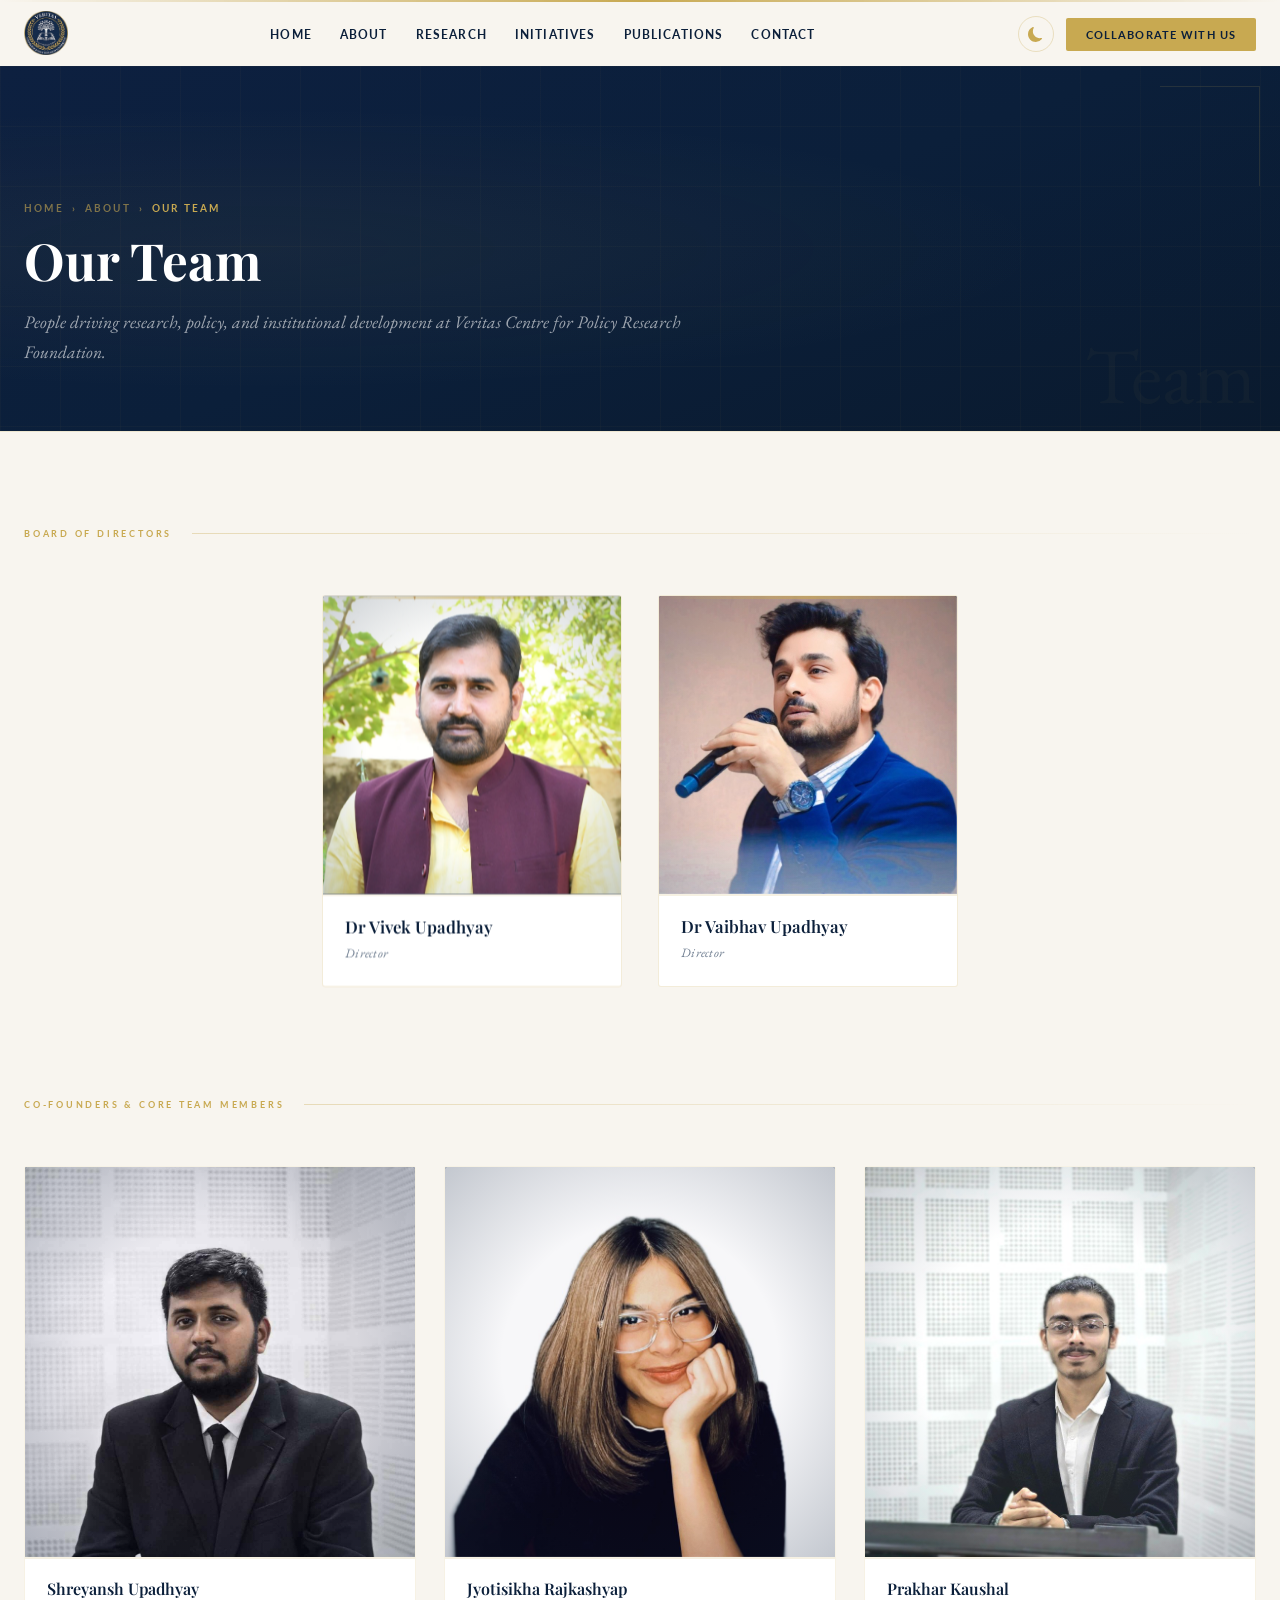
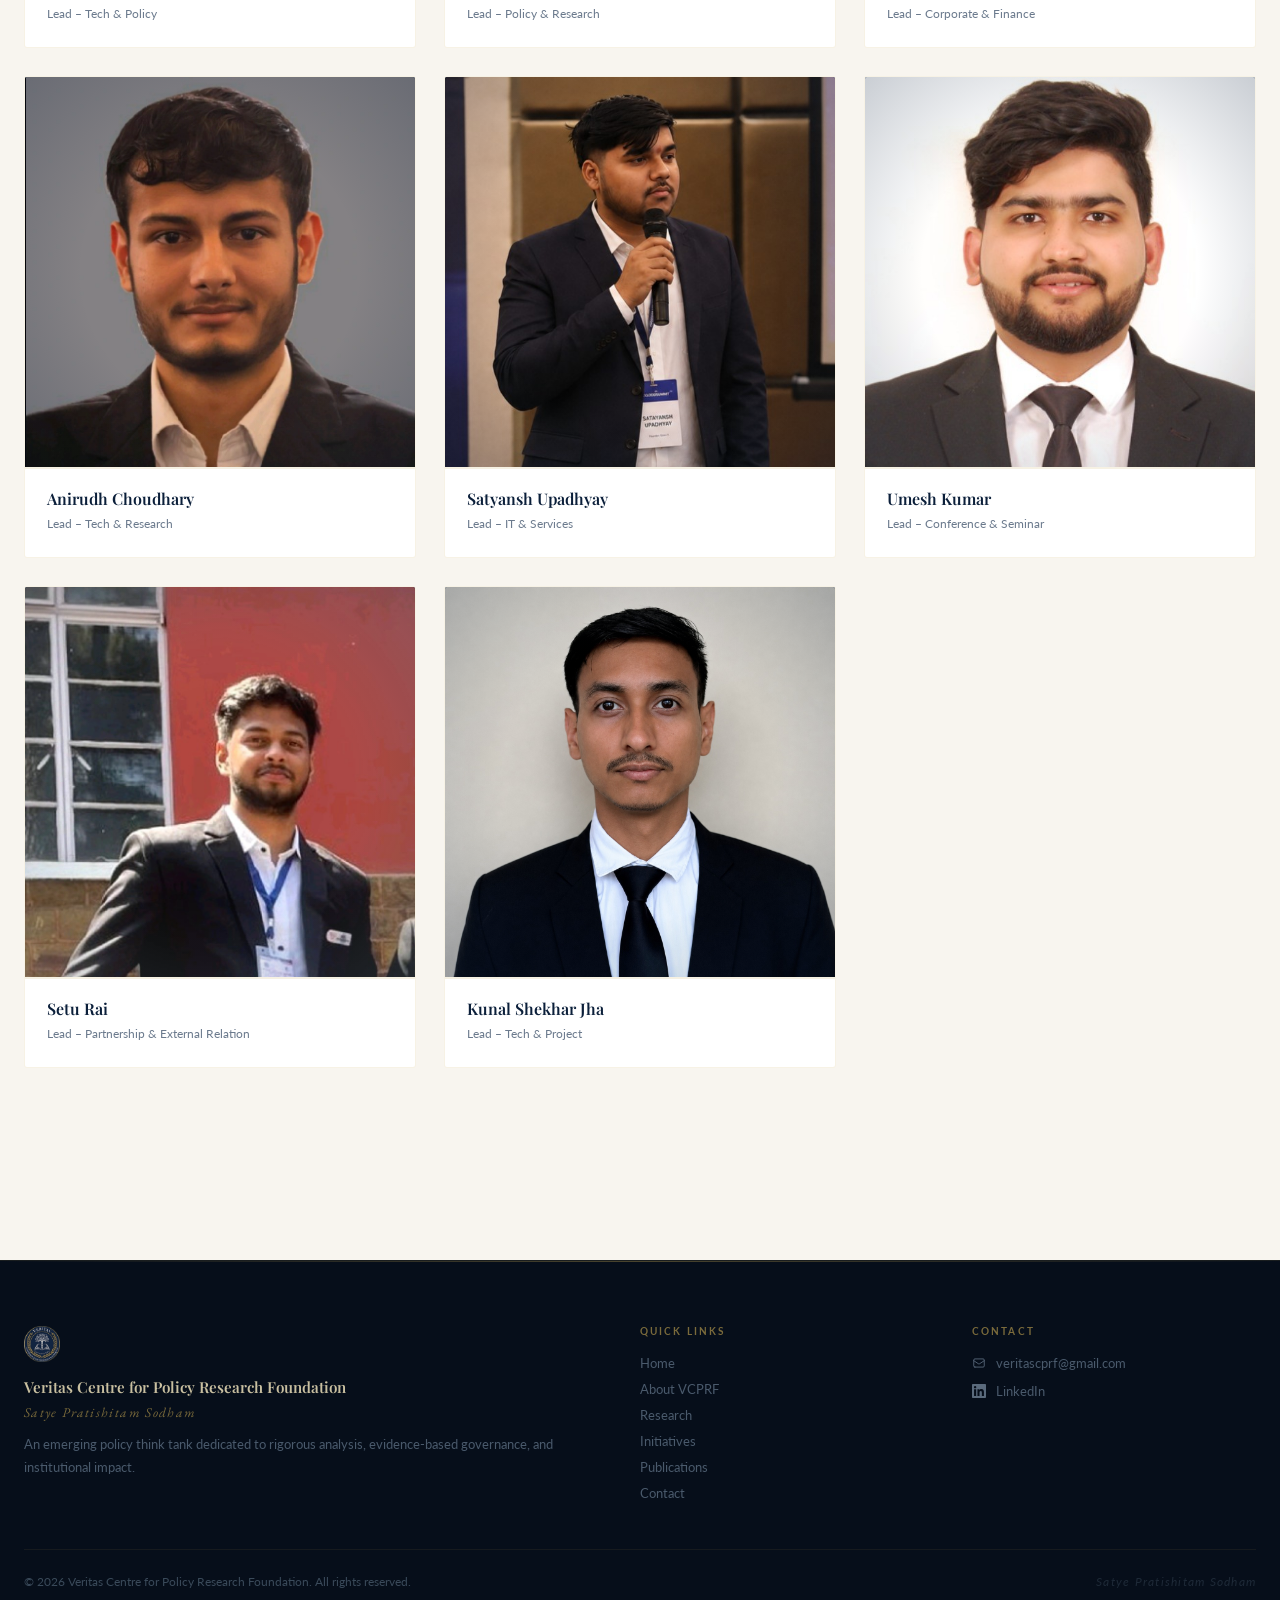
<file: our-team.html>
<!DOCTYPE html>
<html lang="en">
<head>
  <meta charset="UTF-8"/>
  <meta name="viewport" content="width=device-width, initial-scale=1.0"/>
  <title>Our Team — VCPRF</title>
  <meta name="description" content="Meet the team driving research, policy, and institutional development at Veritas Centre for Policy Research Foundation."/>

  <!-- LinkedIn Badge Script (loaded once, globally) -->
  <script src="https://platform.linkedin.com/badges/js/profile.js" async defer></script>

  <!-- Google Fonts -->
  <link rel="preconnect" href="https://fonts.googleapis.com"/>
  <link rel="preconnect" href="https://fonts.gstatic.com" crossorigin/>
  <link href="https://fonts.googleapis.com/css2?family=Playfair+Display:ital,wght@0,400;0,600;0,700;1,400&family=EB+Garamond:ital,wght@0,400;0,500;1,400&family=Lato:wght@300;400;700&display=swap" rel="stylesheet"/>

  <!-- Shared site CSS (same design system) -->
  <link rel="stylesheet" href="shared.css"/>

  <style>
    /* ================================================================
       SCROLL PROGRESS BAR
    ================================================================ */
    #vcprf-progress {
      position: fixed;
      top: 0;
      left: 0;
      width: 0%;
      height: 2px;
      background: linear-gradient(90deg, var(--gold, #C8A951), #e8c055);
      z-index: 10000;
      transition: width .1s linear;
      pointer-events: none;
    }

    /* ================================================================
       AMBIENT BACKGROUND CANVAS
    ================================================================ */
    #team-ambient {
      position: fixed;
      inset: 0;
      pointer-events: none;
      z-index: 0;
      opacity: 1;
    }

    /* ================================================================
       SECTION wrapper — stacking above canvas
    ================================================================ */
    #vcprf-nav,
    .inner-hero,
    .gold-hr,
    main,
    #vcprf-footer,
    #teamModal {
      position: relative;
      z-index: 1;
    }

    /* ================================================================
       TEAM PAGE SPECIFIC STYLES
    ================================================================ */

    /* ── Section wrapper ── */
    .team-section {
      padding: 0 0 96px;
    }

    /* ── Section divider label ── */
    .team-section-label {
      display: flex;
      align-items: center;
      gap: 20px;
      margin-bottom: 56px;
    }
    .team-section-label::after {
      content: '';
      flex: 1;
      height: 1px;
      background: linear-gradient(90deg, rgba(200,169,81,.35), transparent);
    }
    .team-section-label span {
      font-family: 'Lato', sans-serif;
      font-size: .58rem;
      font-weight: 700;
      letter-spacing: .3em;
      text-transform: uppercase;
      color: var(--gold, #C8A951);
      white-space: nowrap;
    }

    /* ================================================================
       STAGGERED CARD ENTRANCE ANIMATIONS
    ================================================================ */
    .profile-card {
      opacity: 0;
      transform: translateY(24px);
      transition:
        opacity .65s cubic-bezier(.25,.46,.45,.94),
        transform .65s cubic-bezier(.25,.46,.45,.94),
        box-shadow .3s ease,
        border-color .3s ease;
      /* Note: translateY for entrance shares the transform property with
         hover lift — we override with will-change to keep GPU compositing */
      will-change: transform, opacity;
    }
    .profile-card.card-visible {
      opacity: 1;
      transform: translateY(0);
    }

    /* Hover must override the settled translateY(0) with lift */
    .profile-card.card-visible:hover {
      transform: translateY(-6px);
      box-shadow:
        0 20px 48px rgba(11,31,58,.14),
        0 0 0 1px rgba(200,169,81,.38),
        0 0 24px rgba(200,169,81,.06);
      border-color: rgba(200,169,81,.45);
    }
    .dark .profile-card.card-visible:hover {
      box-shadow:
        0 20px 48px rgba(0,0,0,.45),
        0 0 0 1px rgba(200,169,81,.3),
        0 0 20px rgba(200,169,81,.05);
    }

    /* ================================================================
       GOLD UNDERLINE MICRO-INTERACTION
    ================================================================ */
    .card-gold-line {
      position: absolute;
      bottom: 0;
      left: 0;
      height: 2px;
      width: 0%;
      background: linear-gradient(90deg, var(--gold, #C8A951), #e8c055);
      transition: width .38s cubic-bezier(.25,.46,.45,.94);
    }
    .profile-card.card-visible:hover .card-gold-line {
      width: 100%;
    }

    /* ── Profile card ── */
    .profile-card {
      background: white;
      border: 1px solid rgba(200,169,81,.15);
      border-radius: 3px;
      overflow: hidden;
      cursor: pointer;
      position: relative;
    }
    .dark .profile-card {
      background: var(--navy-mid, #0d2040);
      border-color: rgba(200,169,81,.1);
    }
    .profile-card:hover .card-overlay {
      opacity: 1;
    }
    .profile-card.card-visible:hover .card-img img,
    .profile-card.card-visible:hover .card-img .img-fallback {
      transform: scale(1.055);
    }

    /* Card image area */
    .card-img {
      width: 100%;
      aspect-ratio: 1 / 1;
      overflow: hidden;
      background: linear-gradient(145deg, #0d2040, #0B1F3A);
      position: relative;
    }
    /* Vignette overlay on image */
    .card-img::after {
      content: '';
      position: absolute;
      inset: 0;
      background: radial-gradient(ellipse at center, transparent 50%, rgba(11,31,58,.22) 100%);
      pointer-events: none;
      z-index: 1;
    }
    .card-img img {
      width: 100%;
      height: 100%;
      object-fit: cover;
      object-position: top center;
      display: block;
      transition: transform .5s cubic-bezier(.25,.46,.45,.94);
    }
    .img-fallback {
      width: 100%;
      height: 100%;
      display: flex;
      flex-direction: column;
      align-items: center;
      justify-content: center;
      gap: 10px;
      transition: transform .5s cubic-bezier(.25,.46,.45,.94);
    }
    .img-fallback-initials {
      font-family: 'Playfair Display', serif;
      font-size: 2.4rem;
      font-weight: 600;
      color: rgba(200,169,81,.65);
      line-height: 1;
    }
    .img-fallback-line {
      width: 28px;
      height: 1px;
      background: rgba(200,169,81,.3);
    }

    /* Hover overlay */
    .card-overlay {
      position: absolute;
      inset: 0;
      background: linear-gradient(to top, rgba(11,31,58,.88) 0%, rgba(11,31,58,.1) 55%, transparent 100%);
      opacity: 0;
      transition: opacity .32s ease;
      display: flex;
      align-items: flex-end;
      padding: 16px;
      z-index: 2;
    }
    .card-overlay-text {
      font-family: 'Lato', sans-serif;
      font-size: .6rem;
      font-weight: 700;
      letter-spacing: .2em;
      text-transform: uppercase;
      color: var(--gold, #C8A951);
      display: flex;
      align-items: center;
      gap: 7px;
    }
    .card-overlay-text svg { flex-shrink: 0; }

    /* Card body */
    .card-body {
      padding: 20px 22px 24px;
      border-top: 2px solid rgba(200,169,81,.16);
      transition: border-top-color .3s ease;
    }
    .profile-card.card-visible:hover .card-body {
      border-top-color: rgba(200,169,81,.55);
    }
    .card-name {
      font-family: 'Playfair Display', serif;
      font-size: 1rem;
      font-weight: 600;
      color: var(--navy, #0B1F3A);
      line-height: 1.25;
      margin-bottom: 6px;
      transition: color .25s;
    }
    .dark .card-name { color: #e8dfc8; }
    .profile-card.card-visible:hover .card-name { color: var(--gold, #C8A951); }
    .card-role {
      font-family: 'Lato', sans-serif;
      font-size: .75rem;
      font-weight: 400;
      color: var(--text-muted, #6b7a8d);
      line-height: 1.5;
    }

    /* ================================================================
       DIRECTOR SECTION — elevated treatment
    ================================================================ */
    .director-grid {
      display: grid;
      grid-template-columns: repeat(2, 300px);
      gap: 36px;
      justify-content: center;
    }
    @media (max-width: 680px) {
      .director-grid { grid-template-columns: 1fr; max-width: 300px; margin: 0 auto; gap: 24px; }
    }

    /* Director cards get a prestige wrapper */
    .director-grid .profile-card {
      border-color: rgba(200,169,81,.22);
    }
    .director-grid .profile-card::before {
      content: '';
      position: absolute;
      top: 0; left: 0; right: 0;
      height: 3px;
      background: linear-gradient(90deg, transparent, rgba(200,169,81,.6), transparent);
      z-index: 3;
      pointer-events: none;
    }
    .director-grid .card-name {
      font-size: 1.05rem;
    }
    .director-grid .card-role {
      font-size: .8rem;
      font-style: italic;
      font-family: 'EB Garamond', serif;
      letter-spacing: .02em;
    }

    /* ================================================================
       CORE TEAM GRID
    ================================================================ */
    .team-grid {
      display: grid;
      grid-template-columns: repeat(3, 1fr);
      gap: 28px;
    }
    @media (max-width: 960px) {
      .team-grid { grid-template-columns: repeat(2, 1fr); gap: 22px; }
    }
    @media (max-width: 560px) {
      .team-grid { grid-template-columns: 1fr; max-width: 300px; margin: 0 auto; gap: 18px; }
    }

    /* ================================================================
       MODAL — upgraded
    ================================================================ */
    #teamModal {
      display: none;
      position: fixed;
      inset: 0;
      z-index: 9900;
      align-items: center;
      justify-content: center;
      padding: 20px;
    }
    #teamModal.open { display: flex; }

    .modal-backdrop {
      position: absolute;
      inset: 0;
      background: rgba(7,18,31,.85);
      backdrop-filter: blur(6px);
      -webkit-backdrop-filter: blur(6px);
      opacity: 0;
      transition: opacity .35s ease;
    }
    #teamModal.open .modal-backdrop {
      opacity: 1;
    }

    .modal-box {
      position: relative;
      z-index: 1;
      background: white;
      border: 1px solid rgba(200,169,81,.22);
      border-radius: 4px;
      width: 100%;
      max-width: 520px;
      max-height: 90vh;
      overflow-y: auto;
      opacity: 0;
      transform: translateY(18px) scale(.975);
      transition: opacity .38s cubic-bezier(.25,.46,.45,.94), transform .38s cubic-bezier(.25,.46,.45,.94);
      box-shadow:
        0 32px 80px rgba(7,18,31,.4),
        0 0 0 1px rgba(200,169,81,.1);
    }
    #teamModal.open .modal-box {
      opacity: 1;
      transform: translateY(0) scale(1);
    }
    .dark .modal-box {
      background: var(--navy-mid, #0d2040);
      box-shadow: 0 32px 80px rgba(0,0,0,.6), 0 0 0 1px rgba(200,169,81,.12);
    }

    /* Modal gold top accent */
    .modal-box::before {
      content: '';
      display: block;
      height: 2px;
      background: linear-gradient(90deg, transparent, var(--gold, #C8A951) 40%, #e8c055 60%, transparent);
    }

    /* Modal header */
    .modal-header {
      background: linear-gradient(135deg, #0c1e3a 0%, #0B1F3A 55%, #112240 100%);
      padding: 22px 26px 20px;
      display: flex;
      align-items: flex-start;
      justify-content: space-between;
      gap: 16px;
      border-bottom: 1px solid rgba(200,169,81,.1);
    }
    .modal-header-name {
      font-family: 'Playfair Display', serif;
      font-size: 1.28rem;
      font-weight: 700;
      color: white;
      line-height: 1.2;
      margin-bottom: 5px;
    }
    .modal-header-role {
      font-family: 'Lato', sans-serif;
      font-size: .68rem;
      font-weight: 700;
      letter-spacing: .14em;
      text-transform: uppercase;
      color: rgba(200,169,81,.72);
    }
    .modal-close-btn {
      width: 30px;
      height: 30px;
      border-radius: 50%;
      border: 1px solid rgba(200,169,81,.28);
      background: transparent;
      color: var(--gold, #C8A951);
      display: flex;
      align-items: center;
      justify-content: center;
      cursor: pointer;
      flex-shrink: 0;
      font-size: .9rem;
      line-height: 1;
      transition: background .22s, transform .2s;
    }
    .modal-close-btn:hover {
      background: rgba(200,169,81,.12);
      transform: rotate(90deg);
    }

    /* Modal body */
    .modal-body {
      padding: 30px 26px 28px;
    }

    /* Profile block inside modal */
    .modal-profile-photo {
      width: 80px;
      height: 80px;
      border-radius: 50%;
      object-fit: cover;
      object-position: top center;
      border: 2px solid rgba(200,169,81,.3);
      display: block;
      margin: 0 auto 14px;
    }
    .modal-profile-name {
      font-family: 'Playfair Display', serif;
      font-size: 1.1rem;
      font-weight: 600;
      color: var(--navy, #0B1F3A);
      text-align: center;
      margin-bottom: 4px;
    }
    .dark .modal-profile-name { color: #e8dfc8; }
    .modal-profile-role {
      font-family: 'Lato', sans-serif;
      font-size: .8rem;
      color: var(--text-muted, #6b7a8d);
      text-align: center;
      margin-bottom: 22px;
    }

    .modal-gold-rule {
      height: 1px;
      background: linear-gradient(90deg, transparent, rgba(200,169,81,.3), transparent);
      margin: 20px 0;
    }

    .modal-linkedin-link {
      display: inline-flex;
      align-items: center;
      gap: 8px;
      margin-top: 18px;
      font-family: 'Lato', sans-serif;
      font-size: .7rem;
      font-weight: 700;
      letter-spacing: .1em;
      text-transform: uppercase;
      color: var(--gold, #C8A951);
      border: 1px solid rgba(200,169,81,.28);
      padding: 9px 18px;
      border-radius: 2px;
      text-decoration: none;
      transition: background .22s, transform .2s;
    }
    .modal-linkedin-link:hover {
      background: rgba(200,169,81,.08);
      transform: translateY(-1px);
    }

    /* No-badge state */
    .no-badge-block {
      text-align: center;
      padding: 20px 0 4px;
    }
    .no-badge-block .motto {
      font-family: 'EB Garamond', serif;
      font-style: italic;
      color: var(--gold, #C8A951);
      font-size: 1rem;
      letter-spacing: .1em;
      margin-bottom: 14px;
      display: block;
    }
    .no-badge-block p {
      font-family: 'Lato', sans-serif;
      font-size: .84rem;
      color: var(--text-muted, #6b7a8d);
      line-height: 1.7;
    }

    /* Scrollbar */
    .modal-box::-webkit-scrollbar { width: 4px; }
    .modal-box::-webkit-scrollbar-track { background: transparent; }
    .modal-box::-webkit-scrollbar-thumb { background: rgba(200,169,81,.3); border-radius: 4px; }

    /* ================================================================
       HERO BREADCRUMB STAGGER ANIMATION
    ================================================================ */
    .inner-hero-breadcrumb {
      opacity: 0;
      transform: translateY(14px);
      animation: heroItemIn .7s cubic-bezier(.25,.46,.45,.94) .15s forwards;
    }
    .inner-hero h1.h-animate {
      /* h-a1 class already handles this via shared.css; we add extra polish */
    }
    .inner-hero .sub {
      opacity: 0;
      transform: translateY(14px);
      animation: heroItemIn .7s cubic-bezier(.25,.46,.45,.94) .55s forwards;
    }
    @keyframes heroItemIn {
      to { opacity: 1; transform: translateY(0); }
    }

    /* ================================================================
       REDUCED MOTION
    ================================================================ */
    @media (prefers-reduced-motion: reduce) {
      .profile-card,
      .profile-card.card-visible,
      .inner-hero-breadcrumb,
      .inner-hero .sub,
      .modal-box,
      .modal-backdrop,
      .card-gold-line,
      #vcprf-progress {
        animation: none !important;
        transition: none !important;
        opacity: 1 !important;
        transform: none !important;
      }
      .profile-card.card-visible:hover {
        transform: none !important;
      }
      #team-ambient { display: none !important; }
    }

    /* ================================================================
       RESPONSIVE
    ================================================================ */
    @media (max-width: 480px) {
      .modal-box { max-width: 100%; }
      .modal-body { padding: 22px 16px 20px; }
      .modal-header { padding: 18px 16px; }
    }
  </style>
</head>
<body>

<!-- PAGE TRANSITION OVERLAY -->
<div id="page-transition">
  <div class="pt-emblem">Satye Pratishitam Sodham</div>
</div>

<!-- SCROLL PROGRESS BAR -->
<div id="vcprf-progress" aria-hidden="true"></div>

<!-- AMBIENT BACKGROUND CANVAS -->
<canvas id="team-ambient" aria-hidden="true"></canvas>


<!-- ================================================================
     NAVBAR (shared)
================================================================ -->
<nav id="vcprf-nav">
  <div class="nav-top-line gold-divider"></div>
  <div class="nav-inner">

    <a href="index.html" class="nav-logo" data-transition>
      <img src="logo.png" alt="VCPRF Logo"
           onerror="this.style.display='none';this.nextElementSibling.style.display='flex'"/>
      <div class="nav-logo-fallback" style="display:none;">
        <div class="logo-box"><span>V</span></div>
        <div class="logo-text"><p>VCPRF</p><p>Policy Research</p></div>
      </div>
    </a>

    <div class="nav-links">
      <a href="index.html"        class="nav-link" data-page="index.html"        data-transition>Home</a>
      <a href="about.html"        class="nav-link" data-page="about.html"        data-transition>About</a>
      <a href="research.html"     class="nav-link" data-page="research.html"     data-transition>Research</a>
      <a href="initiatives.html"  class="nav-link" data-page="initiatives.html"  data-transition>Initiatives</a>
      <a href="publications.html" class="nav-link" data-page="publications.html" data-transition>Publications</a>
      <a href="contact.html"      class="nav-link" data-page="contact.html"      data-transition>Contact</a>
    </div>

    <div class="nav-controls">
      <button class="theme-btn" aria-label="Toggle dark mode">
        <svg class="icon-moon" width="15" height="15" fill="currentColor" viewBox="0 0 16 16">
          <path d="M6 .278a.768.768 0 0 1 .08.858 7.208 7.208 0 0 0-.878 3.46c0 4.021 3.278 7.277 7.318 7.277.527 0 1.04-.055 1.533-.16a.787.787 0 0 1 .81.316.733.733 0 0 1-.031.893A8.349 8.349 0 0 1 8.344 16C3.734 16 0 12.286 0 7.71 0 4.266 2.114 1.312 5.124.06A.752.752 0 0 1 6 .278z"/>
        </svg>
        <svg class="icon-sun" width="15" height="15" fill="currentColor" viewBox="0 0 16 16" style="display:none;">
          <path d="M8 11a3 3 0 1 1 0-6 3 3 0 0 1 0 6zm0 1a4 4 0 1 0 0-8 4 4 0 0 0 0 8zM8 0a.5.5 0 0 1 .5.5v2a.5.5 0 0 1-1 0v-2A.5.5 0 0 1 8 0zm0 13a.5.5 0 0 1 .5.5v2a.5.5 0 0 1-1 0v-2A.5.5 0 0 1 8 13zm8-5a.5.5 0 0 1-.5.5h-2a.5.5 0 0 1 0-1h2a.5.5 0 0 1 .5.5zM3 8a.5.5 0 0 1-.5.5h-2a.5.5 0 0 1 0-1h2A.5.5 0 0 1 3 8zm10.657-5.657a.5.5 0 0 1 0 .707l-1.414 1.415a.5.5 0 1 1-.707-.708l1.414-1.414a.5.5 0 0 1 .707 0zm-9.193 9.193a.5.5 0 0 1 0 .707L3.05 13.657a.5.5 0 0 1-.707-.707l1.414-1.414a.5.5 0 0 1 .707 0zm9.193 2.121a.5.5 0 0 1-.707 0l-1.414-1.414a.5.5 0 0 1 .707-.707l1.414 1.414a.5.5 0 0 1 0 .707zM4.464 4.465a.5.5 0 0 1-.707 0L2.343 3.05a.5.5 0 1 1 .707-.707l1.414 1.414a.5.5 0 0 1 0 .707z"/>
        </svg>
      </button>
      <a href="contact.html" class="btn-primary nav-cta" data-transition style="font-size:.7rem;padding:10px 20px;">Collaborate With Us</a>
      <button class="hamburger-btn" id="hamburger-btn" aria-label="Open menu">
        <span></span><span></span><span></span>
      </button>
    </div>
  </div>

  <div class="mobile-menu" id="mobile-menu">
    <a href="index.html"        class="nav-link" data-transition>Home</a>
    <a href="about.html"        class="nav-link" data-transition>About</a>
    <a href="research.html"     class="nav-link" data-transition>Research</a>
    <a href="initiatives.html"  class="nav-link" data-transition>Initiatives</a>
    <a href="publications.html" class="nav-link" data-transition>Publications</a>
    <a href="contact.html"      class="nav-link" data-transition>Contact</a>
    <a href="contact.html" class="btn-primary" data-transition style="text-align:center;margin-top:8px;">Collaborate With Us</a>
  </div>
</nav>


<!-- ================================================================
     INNER HERO
================================================================ -->
<section class="inner-hero">
  <div class="hero-grid-pattern"></div>
  <div class="hero-radial"></div>
  <div class="corner-fl tr"></div>
  <div class="watermark">Team</div>

  <div class="inner-hero-content">
    <div class="inner-hero-breadcrumb">
      <a href="index.html" data-transition>Home</a>
      <span>›</span>
      <a href="about.html" data-transition>About</a>
      <span>›</span>
      <span style="color:var(--gold);">Our Team</span>
    </div>
    <h1 class="h-animate h-a1">Our Team</h1>
    <p class="sub wide h-animate h-a2">
      People driving research, policy, and institutional development at Veritas Centre for Policy Research Foundation.
    </p>
  </div>
</section>

<hr class="gold-hr"/>


<!-- ================================================================
     MAIN CONTENT
================================================================ -->
<main style="background:var(--offwhite);">
  <div class="section-wrap">


    <!-- ── SECTION: DIRECTORS ─────────────────────────── -->
    <div class="team-section reveal">

      <div class="team-section-label">
        <span>Board of Directors</span>
      </div>

      <div class="director-grid">

        <!-- Dr Vivek Upadhyay -->
        <div class="profile-card" data-member="vivek" role="button" tabindex="0" aria-label="View profile: Dr Vivek Upadhyay">
          <div class="card-img">
            <img src="vivek.jpeg" alt="Dr Vivek Upadhyay"
                 onerror="this.style.display='none';this.nextElementSibling.style.display='flex'"/>
            <div class="img-fallback" style="display:none;">
              <span class="img-fallback-initials">VU</span>
              <div class="img-fallback-line"></div>
            </div>
            <div class="card-overlay">
              <span class="card-overlay-text">
                <svg width="12" height="12" fill="none" stroke="currentColor" viewBox="0 0 24 24"><path stroke-linecap="round" stroke-linejoin="round" stroke-width="2" d="M16 7a4 4 0 11-8 0 4 4 0 018 0zM12 14a7 7 0 00-7 7h14a7 7 0 00-7-7z"/></svg>
                View Profile
              </span>
            </div>
          </div>
          <div class="card-body">
            <p class="card-name">Dr Vivek Upadhyay</p>
            <p class="card-role">Director</p>
          </div>
          <div class="card-gold-line"></div>
        </div>

        <!-- Dr Vaibhav Upadhyay -->
        <div class="profile-card" data-member="vaibhav" role="button" tabindex="0" aria-label="View profile: Dr Vaibhav Upadhyay">
          <div class="card-img">
            <img src="vaibhav.jpeg" alt="Dr Vaibhav Upadhyay"
                 onerror="this.style.display='none';this.nextElementSibling.style.display='flex'"/>
            <div class="img-fallback" style="display:none;">
              <span class="img-fallback-initials">VU</span>
              <div class="img-fallback-line"></div>
            </div>
            <div class="card-overlay">
              <span class="card-overlay-text">
                <svg width="12" height="12" fill="none" stroke="currentColor" viewBox="0 0 24 24"><path stroke-linecap="round" stroke-linejoin="round" stroke-width="2" d="M16 7a4 4 0 11-8 0 4 4 0 018 0zM12 14a7 7 0 00-7 7h14a7 7 0 00-7-7z"/></svg>
                View Profile
              </span>
            </div>
          </div>
          <div class="card-body">
            <p class="card-name">Dr Vaibhav Upadhyay</p>
            <p class="card-role">Director</p>
          </div>
          <div class="card-gold-line"></div>
        </div>

      </div>
    </div><!-- /directors -->


    <!-- ── SECTION: FOUNDERS & CORE TEAM MEMBERS ───────────── -->
    <div class="team-section reveal" style="padding-top:16px;">

      <div class="team-section-label">
        <span>Co-Founders &amp; Core Team Members</span>
      </div>

      <div class="team-grid">

        <!-- Shreyansh Upadhyay -->
        <div class="profile-card" data-member="shreyansh" role="button" tabindex="0" aria-label="View profile: Shreyansh Upadhyay">
          <div class="card-img">
            <img src="shreyansh.jpg" alt="Shreyansh Upadhyay"
                 onerror="this.style.display='none';this.nextElementSibling.style.display='flex'"/>
            <div class="img-fallback" style="display:none;">
              <span class="img-fallback-initials">SU</span>
              <div class="img-fallback-line"></div>
            </div>
            <div class="card-overlay">
              <span class="card-overlay-text">
                <svg width="12" height="12" fill="none" stroke="currentColor" viewBox="0 0 24 24"><path stroke-linecap="round" stroke-linejoin="round" stroke-width="2" d="M16 7a4 4 0 11-8 0 4 4 0 018 0zM12 14a7 7 0 00-7 7h14a7 7 0 00-7-7z"/></svg>
                View Profile
              </span>
            </div>
          </div>
          <div class="card-body">
            <p class="card-name">Shreyansh Upadhyay</p>
            <p class="card-role">Lead – Tech &amp; Policy</p>
          </div>
          <div class="card-gold-line"></div>
        </div>

        <!-- Jyotisikha Rajkashyap -->
        <div class="profile-card" data-member="jyotisikha" role="button" tabindex="0" aria-label="View profile: Jyotisikha Rajkashyap">
          <div class="card-img">
            <img src="jyotisikha.jpeg" alt="Jyotisikha Rajkashyap"
                 onerror="this.style.display='none';this.nextElementSibling.style.display='flex'"/>
            <div class="img-fallback" style="display:none;">
              <span class="img-fallback-initials">JR</span>
              <div class="img-fallback-line"></div>
            </div>
            <div class="card-overlay">
              <span class="card-overlay-text">
                <svg width="12" height="12" fill="none" stroke="currentColor" viewBox="0 0 24 24"><path stroke-linecap="round" stroke-linejoin="round" stroke-width="2" d="M16 7a4 4 0 11-8 0 4 4 0 018 0zM12 14a7 7 0 00-7 7h14a7 7 0 00-7-7z"/></svg>
                View Profile
              </span>
            </div>
          </div>
          <div class="card-body">
            <p class="card-name">Jyotisikha Rajkashyap</p>
            <p class="card-role">Lead – Policy &amp; Research</p>
          </div>
          <div class="card-gold-line"></div>
        </div>

        <!-- Prakhar Kaushal -->
        <div class="profile-card" data-member="prakhar" role="button" tabindex="0" aria-label="View profile: Prakhar Kaushal">
          <div class="card-img">
            <img src="prakhar.jpeg" alt="Prakhar Kaushal"
     onerror="this.style.display='none';this.nextElementSibling.style.display='flex'"/>
            <div class="img-fallback" style="display:none;">
              <span class="img-fallback-initials">PK</span>
              <div class="img-fallback-line"></div>
            </div>
            <div class="card-overlay">
              <span class="card-overlay-text">
                <svg width="12" height="12" fill="none" stroke="currentColor" viewBox="0 0 24 24"><path stroke-linecap="round" stroke-linejoin="round" stroke-width="2" d="M16 7a4 4 0 11-8 0 4 4 0 018 0zM12 14a7 7 0 00-7 7h14a7 7 0 00-7-7z"/></svg>
                View Profile
              </span>
            </div>
          </div>
          <div class="card-body">
            <p class="card-name">Prakhar Kaushal</p>
            <p class="card-role">Lead – Corporate &amp; Finance</p>
          </div>
          <div class="card-gold-line"></div>
        </div>

        <!-- Anirudh Choudhary -->
        <div class="profile-card" data-member="anirudh" role="button" tabindex="0" aria-label="View profile: Anirudh Choudhary">
          <div class="card-img">
            <img src="anirudh.png" alt="Anirudh Choudhary"
                 onerror="this.style.display='none';this.nextElementSibling.style.display='flex'"/>
            <div class="img-fallback" style="display:none;">
              <span class="img-fallback-initials">AC</span>
              <div class="img-fallback-line"></div>
            </div>
            <div class="card-overlay">
              <span class="card-overlay-text">
                <svg width="12" height="12" fill="none" stroke="currentColor" viewBox="0 0 24 24"><path stroke-linecap="round" stroke-linejoin="round" stroke-width="2" d="M16 7a4 4 0 11-8 0 4 4 0 018 0zM12 14a7 7 0 00-7 7h14a7 7 0 00-7-7z"/></svg>
                View Profile
              </span>
            </div>
          </div>
          <div class="card-body">
            <p class="card-name">Anirudh Choudhary</p>
            <p class="card-role">Lead – Tech &amp; Research</p>
          </div>
          <div class="card-gold-line"></div>
        </div>

        <!-- Satyansh Upadhyay -->
        <div class="profile-card" data-member="satyansh" role="button" tabindex="0" aria-label="View profile: Satyansh Upadhyay">
          <div class="card-img">
            <img src="satyansh.jpeg" alt="Satyansh Upadhyay"
                 onerror="this.style.display='none';this.nextElementSibling.style.display='flex'"/>
            <div class="img-fallback" style="display:none;">
              <span class="img-fallback-initials">SU</span>
              <div class="img-fallback-line"></div>
            </div>
            <div class="card-overlay">
              <span class="card-overlay-text">
                <svg width="12" height="12" fill="none" stroke="currentColor" viewBox="0 0 24 24"><path stroke-linecap="round" stroke-linejoin="round" stroke-width="2" d="M16 7a4 4 0 11-8 0 4 4 0 018 0zM12 14a7 7 0 00-7 7h14a7 7 0 00-7-7z"/></svg>
                View Profile
              </span>
            </div>
          </div>
          <div class="card-body">
            <p class="card-name">Satyansh Upadhyay</p>
            <p class="card-role">Lead – IT &amp; Services</p>
          </div>
          <div class="card-gold-line"></div>
        </div>

        <!-- Umesh Kumar -->
        <div class="profile-card" data-member="umesh" role="button" tabindex="0" aria-label="View profile: Umesh Kumar">
          <div class="card-img">
            <img src="umesh.jpeg" alt="Umesh Kumar"
                 onerror="this.style.display='none';this.nextElementSibling.style.display='flex'"/>
            <div class="img-fallback" style="display:none;">
              <span class="img-fallback-initials">UK</span>
              <div class="img-fallback-line"></div>
            </div>
            <div class="card-overlay">
              <span class="card-overlay-text">
                <svg width="12" height="12" fill="none" stroke="currentColor" viewBox="0 0 24 24"><path stroke-linecap="round" stroke-linejoin="round" stroke-width="2" d="M16 7a4 4 0 11-8 0 4 4 0 018 0zM12 14a7 7 0 00-7 7h14a7 7 0 00-7-7z"/></svg>
                View Profile
              </span>
            </div>
          </div>
          <div class="card-body">
            <p class="card-name">Umesh Kumar</p>
            <p class="card-role">Lead – Conference &amp; Seminar</p>
          </div>
          <div class="card-gold-line"></div>
        </div>

        <!-- Setu Rai -->
        <div class="profile-card" data-member="setu" role="button" tabindex="0" aria-label="View profile: Setu Rai">
          <div class="card-img">
            <img src="setu.jpeg" alt="Setu Rai"
                 onerror="this.style.display='none';this.nextElementSibling.style.display='flex'"/>
            <div class="img-fallback" style="display:none;">
              <span class="img-fallback-initials">SR</span>
              <div class="img-fallback-line"></div>
            </div>
            <div class="card-overlay">
              <span class="card-overlay-text">
                <svg width="12" height="12" fill="none" stroke="currentColor" viewBox="0 0 24 24"><path stroke-linecap="round" stroke-linejoin="round" stroke-width="2" d="M16 7a4 4 0 11-8 0 4 4 0 018 0zM12 14a7 7 0 00-7 7h14a7 7 0 00-7-7z"/></svg>
                View Profile
              </span>
            </div>
          </div>
          <div class="card-body">
            <p class="card-name">Setu Rai</p>
            <p class="card-role">Lead – Partnership &amp; External Relation</p>
          </div>
          <div class="card-gold-line"></div>
        </div>
        <!-- Kunal Shekhar Jha -->
        <div class="profile-card" data-member="kunal" role="button" tabindex="0" aria-label="View profile: Kunal Shekhar Jha">
          <div class="card-img">
            <img src="kunal.jpeg" alt="Kunal Shekhar Jha"
                 onerror="this.style.display='none';this.nextElementSibling.style.display='flex'"/>
            <div class="img-fallback" style="display:none;">
              <span class="img-fallback-initials">KSJ</span>
              <div class="img-fallback-line"></div>
            </div>
            <div class="card-overlay">
              <span class="card-overlay-text">
                <svg width="12" height="12" fill="none" stroke="currentColor" viewBox="0 0 24 24"><path stroke-linecap="round" stroke-linejoin="round" stroke-width="2" d="M16 7a4 4 0 11-8 0 4 4 0 018 0zM12 14a7 7 0 00-7 7h14a7 7 0 00-7-7z"/></svg>
                View Profile
              </span>
            </div>
          </div>
          <div class="card-body">
            <p class="card-name">Kunal Shekhar Jha</p>
            <p class="card-role">Lead – Tech &amp; Project</p>
          </div>
          <div class="card-gold-line"></div>
        </div>
        
    </div><!-- /core team -->


  </div><!-- /section-wrap -->
</main>


<!-- ================================================================
     FOOTER
================================================================ -->
<footer id="vcprf-footer">
  <div class="footer-top-line"></div>
  <div class="footer-inner">
    <div class="footer-grid">

      <div class="footer-brand">
        <img src="logo.png" alt="VCPRF" style="height:36px;width:auto;opacity:.8;" onerror="this.style.display='none'"/>
        <p class="org-name">Veritas Centre for Policy Research Foundation</p>
        <p class="motto" style="font-size:.84rem;color:rgba(200,169,81,.6);">Satye Pratishitam Sodham</p>
        <p class="org-desc">An emerging policy think tank dedicated to rigorous analysis, evidence-based governance, and institutional impact.</p>
      </div>

      <div>
        <p class="footer-col-title">Quick Links</p>
        <div class="footer-links">
          <a href="index.html"        data-transition>Home</a>
          <a href="about.html"        data-transition>About VCPRF</a>
          <a href="research.html"     data-transition>Research</a>
          <a href="initiatives.html"  data-transition>Initiatives</a>
          <a href="publications.html" data-transition>Publications</a>
          <a href="contact.html"      data-transition>Contact</a>
        </div>
      </div>

      <div>
        <p class="footer-col-title">Contact</p>
        <div class="footer-contact-item">
          <svg width="14" height="14" fill="none" stroke="#5a6a7c" viewBox="0 0 24 24">
            <path stroke-linecap="round" stroke-linejoin="round" stroke-width="1.5" d="M3 8l7.89 5.26a2 2 0 002.22 0L21 8M5 19h14a2 2 0 002-2V7a2 2 0 00-2-2H5a2 2 0 00-2 2v10a2 2 0 002 2z"/>
          </svg>
          <a href="mailto:veritascprf@gmail.com">veritascprf@gmail.com</a>
        </div>
        <div class="footer-contact-item">
          <svg width="14" height="14" fill="#5a6a7c" viewBox="0 0 24 24">
            <path d="M20.447 20.452h-3.554v-5.569c0-1.328-.027-3.037-1.852-3.037-1.853 0-2.136 1.445-2.136 2.939v5.667H9.351V9h3.414v1.561h.046c.477-.9 1.637-1.85 3.37-1.85 3.601 0 4.267 2.37 4.267 5.455v6.286zM5.337 7.433a2.062 2.062 0 01-2.063-2.065 2.064 2.064 0 112.063 2.065zm1.782 13.019H3.555V9h3.564v11.452zM22.225 0H1.771C.792 0 0 .774 0 1.729v20.542C0 23.227.792 24 1.771 24h20.451C23.2 24 24 23.227 24 22.271V1.729C24 .774 23.2 0 22.222 0h.003z"/>
          </svg>
          <a href="https://www.linkedin.com/company/veritas-centre-for-policy-research-foundation/" target="_blank" rel="noopener">LinkedIn</a>
        </div>
      </div>

    </div>
    <div class="footer-bottom">
      <p>© 2026 Veritas Centre for Policy Research Foundation. All rights reserved.</p>
      <p class="motto" style="font-size:.78rem;opacity:.45;">Satye Pratishitam Sodham</p>
    </div>
  </div>
</footer>


<!-- ================================================================
     TEAM MODAL
================================================================ -->
<div id="teamModal" role="dialog" aria-modal="true">
  <div class="modal-backdrop" id="modalBackdrop"></div>
  <div class="modal-box" id="modalBox">

    <!-- Header (populated by JS) -->
    <div class="modal-header" id="modalHeader">
      <div class="modal-header-info">
        <p class="modal-header-name" id="modalName">–</p>
        <p class="modal-header-role" id="modalRole">–</p>
      </div>
      <button class="modal-close-btn" id="modalCloseBtn" aria-label="Close">&#x2715;</button>
    </div>

    <!-- Body (populated by JS) -->
    <div class="modal-body" id="modalBody"></div>

  </div>
</div>


<!-- ================================================================
     JAVASCRIPT — PREMIUM UPGRADES
================================================================ -->
<script>
/* ================================================================
   1. SCROLL PROGRESS BAR
================================================================ */
(function () {
  const bar = document.getElementById('vcprf-progress');
  if (!bar) return;
  function updateProgress() {
    const scrolled = window.scrollY;
    const total = document.documentElement.scrollHeight - window.innerHeight;
    bar.style.width = total > 0 ? (scrolled / total * 100) + '%' : '0%';
  }
  window.addEventListener('scroll', updateProgress, { passive: true });
  updateProgress();
})();

/* ================================================================
   2. AMBIENT BACKGROUND CANVAS — slow floating gold orbs
================================================================ */
(function () {
  if (window.matchMedia('(prefers-reduced-motion: reduce)').matches) return;
  const canvas = document.getElementById('team-ambient');
  if (!canvas) return;
  const ctx = canvas.getContext('2d');
  function resize() {
    canvas.width  = window.innerWidth;
    canvas.height = document.documentElement.scrollHeight;
  }
  resize();
  window.addEventListener('resize', resize, { passive: true });
  const orbs = Array.from({ length: 5 }, () => ({
    x:  Math.random() * window.innerWidth,
    y:  Math.random() * window.innerHeight * 2,
    r:  180 + Math.random() * 220,
    vx: (Math.random() - .5) * .18,
    vy: (Math.random() - .5) * .14,
    a:  Math.random() * Math.PI * 2,
  }));
  function draw() {
    ctx.clearRect(0, 0, canvas.width, canvas.height);
    orbs.forEach(o => {
      o.x += o.vx; o.y += o.vy; o.a += .004;
      if (o.x < -o.r)  o.x = canvas.width  + o.r;
      if (o.x > canvas.width  + o.r) o.x = -o.r;
      if (o.y < -o.r)  o.y = canvas.height + o.r;
      if (o.y > canvas.height + o.r) o.y = -o.r;
      const pulse = .016 + .007 * Math.sin(o.a);
      const grad = ctx.createRadialGradient(o.x, o.y, 0, o.x, o.y, o.r);
      grad.addColorStop(0,  `rgba(200,169,81,${pulse})`);
      grad.addColorStop(.55,`rgba(200,169,81,${pulse * .3})`);
      grad.addColorStop(1,  'rgba(200,169,81,0)');
      ctx.beginPath();
      ctx.arc(o.x, o.y, o.r, 0, Math.PI * 2);
      ctx.fillStyle = grad;
      ctx.fill();
    });
    requestAnimationFrame(draw);
  }
  requestAnimationFrame(draw);
})();

/* ================================================================
   3. STAGGERED CARD REVEAL ON SCROLL
================================================================ */
(function () {
  const cards = document.querySelectorAll('.profile-card');
  if (!cards.length) return;
  const observer = new IntersectionObserver((entries) => {
    entries.forEach(entry => {
      if (entry.isIntersecting) {
        const card = entry.target;
        const siblings = Array.from(card.parentElement.children);
        const idx = siblings.indexOf(card);
        card.style.transitionDelay = (idx % 3) * 90 + 'ms';
        card.classList.add('card-visible');
        observer.unobserve(card);
      }
    });
  }, { threshold: 0.12 });
  cards.forEach(card => observer.observe(card));
})();

/* ================================================================
   4. TEAM DATA
================================================================ */
const TEAM = {
  vivek: {
    name: 'Dr Vivek Upadhyay', role: 'Director', img: 'vivek.jpeg',
    badge: null, linkedinUrl: null,
    bio: 'Dr Vivek Upadhyay serves as a Director of Veritas Centre for Policy Research Foundation, providing institutional leadership and strategic direction. His experience spans governance, policy advisory, and institutional development.'
  },
  vaibhav: {
    name: 'Dr Vaibhav Upadhyay', role: 'Director', img: 'vaibhav.jpeg',
    badge: null, linkedinUrl: 'https://www.linkedin.com/in/dr-vaibhav-upadhyay-168a3219b'
  },
  shreyansh: {
    name: 'Shreyansh Upadhyay', role: 'Lead – Tech &amp; Policy', img: 'shreyansh.jpg',
    badge: null, linkedinUrl: 'https://in.linkedin.com/in/shreyansh-upadhyay-5708aa216'
  },
  jyotisikha: {
    name: 'Jyotisikha Rajkashyap', role: 'Lead – Policy &amp; Research', img: 'jyotisikha.jpeg',
    badge: null, linkedinUrl: 'https://www.linkedin.com/in/jyotisikha-rajkashyap-0935682a8'
  },
  prakhar: {
    name: 'Prakhar Kaushal', role: 'Lead – Corporate &amp; Finance', img: 'prakhar.jpeg',
    badge: null, linkedinUrl: 'https://in.linkedin.com/in/prakharkaushal'
  },
  anirudh: {
    name: 'Anirudh Choudhary', role: 'Lead – Tech &amp; Research', img: 'anirudh.png',
    badge: null, linkedinUrl: 'https://in.linkedin.com/in/anirudh-choudhary-76a0a6287'
  },
  satyansh: {
    name: 'Satyansh Upadhyay', role: 'Lead – IT &amp; Services', img: 'satyansh.jpeg',
    badge: null, linkedinUrl: 'https://in.linkedin.com/in/satyansh-upadhyay-745b03326'
  },
  umesh: {
    name: 'Umesh Kumar', role: 'Lead – Conference &amp; Seminar', img: 'umesh.jpeg',
    badge: null, linkedinUrl: 'https://in.linkedin.com/in/umesh-kumar-150375241'
  },
  setu: {
    name: 'Setu Rai', role: 'Lead – Partnership &amp; External Relation', img: 'setu.jpeg',
    badge: null, linkedinUrl: 'https://www.linkedin.com/in/setu-kumar-rai-99b79328a/'
  },
  kunal: {
    name: 'Kunal Shekhar Jha', role: 'Lead – Tech &amp; Project', img: 'kunal.jpeg',
    badge: null, linkedinUrl: 'https://www.linkedin.com/in/kunalshekharjha/'
  }
};

/* ================================================================
   5. MODAL LOGIC — premium CSS-transition open/close
================================================================ */
const modal     = document.getElementById('teamModal');
const modalName = document.getElementById('modalName');
const modalRole = document.getElementById('modalRole');
const modalBody = document.getElementById('modalBody');
const closeBtn  = document.getElementById('modalCloseBtn');
const backdrop  = document.getElementById('modalBackdrop');
const modalBox  = document.getElementById('modalBox');

function openModal(memberKey) {
  const m = TEAM[memberKey];
  if (!m) return;
  modalName.innerHTML = m.name;
  modalRole.innerHTML = m.role;

  let html = '';
  if (m.img) {
    html += `<img src="${m.img}" class="modal-profile-photo"
               onerror="this.style.display='none'"
               alt="${m.name}"/>`;
  }
  html += `<p class="modal-profile-name">${m.name}</p>`;
  html += `<p class="modal-profile-role">${m.role}</p>`;

  if (m.linkedinUrl) {
    html += `<div class="modal-gold-rule"></div>
    <div style="text-align:center;">
      <a href="${m.linkedinUrl}" target="_blank" rel="noopener" class="modal-linkedin-link">
        <svg width="14" height="14" fill="currentColor" viewBox="0 0 24 24">
          <path d="M20.447 20.452h-3.554v-5.569c0-1.328-.027-3.037-1.852-3.037-1.853 0-2.136 1.445-2.136 2.939v5.667H9.351V9h3.414v1.561h.046c.477-.9 1.637-1.85 3.37-1.85 3.601 0 4.267 2.37 4.267 5.455v6.286zM5.337 7.433a2.062 2.062 0 01-2.063-2.065 2.064 2.064 0 112.063 2.065zm1.782 13.019H3.555V9h3.564v11.452zM22.225 0H1.771C.792 0 0 .774 0 1.729v20.542C0 23.227.792 24 1.771 24h20.451C23.2 24 24 23.227 24 22.271V1.729C24 .774 23.2 0 22.222 0h.003z"/>
        </svg>
        View LinkedIn Profile
      </a>
    </div>`;
  } else if (m.bio) {
    html += `<div class="modal-gold-rule"></div>
    <div class="no-badge-block">
      <span class="motto">Satye Pratishitam Sodham</span>
      <p>${m.bio}</p>
    </div>`;
  }

  modalBody.innerHTML = html;
  modal.classList.add('open');
  document.body.style.overflow = 'hidden';
  closeBtn.focus();
}

function closeModal() {
  modalBox.style.opacity = '0';
  modalBox.style.transform = 'translateY(14px) scale(.975)';
  setTimeout(() => {
    modal.classList.remove('open');
    document.body.style.overflow = '';
    modalBody.innerHTML = '';
    modalBox.style.opacity = '';
    modalBox.style.transform = '';
  }, 340);
}

document.querySelectorAll('.profile-card[data-member]').forEach(card => {
  card.addEventListener('click', () => openModal(card.dataset.member));
  card.addEventListener('keydown', e => {
    if (e.key === 'Enter' || e.key === ' ') { e.preventDefault(); openModal(card.dataset.member); }
  });
});

closeBtn.addEventListener('click', closeModal);
backdrop.addEventListener('click', closeModal);
document.addEventListener('keydown', e => {
  if (e.key === 'Escape' && modal.classList.contains('open')) closeModal();
});
</script>

<!-- Shared site JS (dark mode, navbar, scroll reveal, page transitions) -->
<script src="shared.js"></script>

</body>
</html>
</file>
<file: shared.css>
/* ================================================================
   VCPRF SHARED STYLESHEET
   Veritas Centre for Policy Research Foundation
================================================================ */
 
:root {
  --navy:       #0B1F3A;
  --navy-deep:  #07121f;
  --navy-mid:   #0d2040;
  --navy-light: #1e3f6e;
  --gold:       #C8A951;
  --gold-light: #e8c055;
  --gold-dim:   rgba(200,169,81,0.55);
  --offwhite:   #f8f5ef;
  --stone:      #f0ebe0;
  --text-body:  #3a4a5c;
  --text-muted: #6b7a8d;
  --border-gold:rgba(200,169,81,0.2);
  --transition: 0.3s ease;
}
 
/* ---- RESET & BASE ---- */
*, *::before, *::after { box-sizing: border-box; margin: 0; padding: 0; }
html { scroll-behavior: smooth; font-size: 16px; }
body {
  font-family: 'Lato', sans-serif;
  background-color: var(--offwhite);
  color: var(--navy);
  transition: background-color var(--transition), color var(--transition);
  overflow-x: hidden;
}
 
/* ---- DARK MODE ---- */
.dark body, body.dark {
  background-color: var(--navy-deep);
  color: #e8dfc8;
}
.dark { color-scheme: dark; }
 
/* ================================================================
   PAGE TRANSITION OVERLAY
================================================================ */
#page-transition {
  position: fixed;
  inset: 0;
  background: linear-gradient(135deg, var(--navy-deep) 0%, var(--navy) 60%, #1a3a60 100%);
  z-index: 9999;
  transform: scaleY(0);
  transform-origin: bottom center;
  pointer-events: none;
  display: flex;
  align-items: center;
  justify-content: center;
}
#page-transition.is-leaving {
  animation: wipeOut 0.5s cubic-bezier(0.77,0,0.175,1) forwards;
  pointer-events: all;
}
#page-transition.is-entering {
  animation: wipeIn 0.45s cubic-bezier(0.77,0,0.175,1) forwards;
  pointer-events: none;
}
#page-transition .pt-emblem {
  opacity: 0;
  transform: scale(0.8);
  transition: opacity 0.25s ease 0.15s, transform 0.25s ease 0.15s;
  font-family: 'EB Garamond', serif;
  font-style: italic;
  color: var(--gold);
  font-size: 1rem;
  letter-spacing: 0.15em;
  text-align: center;
}
#page-transition.is-leaving .pt-emblem {
  opacity: 1;
  transform: scale(1);
}
 
@keyframes wipeOut {
  0%   { transform: scaleY(0); transform-origin: bottom center; }
  100% { transform: scaleY(1); transform-origin: bottom center; }
}
@keyframes wipeIn {
  0%   { transform: scaleY(1); transform-origin: top center; }
  100% { transform: scaleY(0); transform-origin: top center; }
}
 
/* ================================================================
   TYPOGRAPHY
================================================================ */
h1, h2, h3, h4 {
  font-family: 'Playfair Display', Georgia, serif;
  line-height: 1.2;
  color: var(--navy);
}
.dark h1, .dark h2, .dark h3, .dark h4 { color: #e8dfc8; }
 
.section-label {
  font-family: 'Lato', sans-serif;
  font-size: 0.62rem;
  font-weight: 700;
  letter-spacing: 0.28em;
  text-transform: uppercase;
  color: var(--gold);
}
.motto {
  font-family: 'EB Garamond', serif;
  font-style: italic;
  color: var(--gold);
  letter-spacing: 0.1em;
}
 
/* ================================================================
   GOLD ACCENTS
================================================================ */
.gold-divider {
  height: 1px;
  background: linear-gradient(90deg, transparent, var(--gold), transparent);
}
.gold-line-left {
  width: 40px;
  height: 2px;
  background: var(--gold);
  margin: 16px 0;
}
.gold-line-center {
  width: 40px;
  height: 2px;
  background: var(--gold);
  margin: 16px auto;
}
.ornament {
  display: flex;
  align-items: center;
  gap: 14px;
  justify-content: center;
}
.ornament::before, .ornament::after {
  content: '';
  flex: 1;
  max-width: 80px;
  height: 1px;
}
.ornament::before { background: linear-gradient(90deg, transparent, var(--gold)); }
.ornament::after  { background: linear-gradient(90deg, var(--gold), transparent); }
 
/* ================================================================
   BUTTONS
================================================================ */
.btn-primary {
  display: inline-block;
  background: var(--gold);
  color: var(--navy);
  font-family: 'Lato', sans-serif;
  font-weight: 700;
  font-size: 0.72rem;
  letter-spacing: 0.1em;
  text-transform: uppercase;
  padding: 12px 30px;
  border-radius: 2px;
  border: none;
  cursor: pointer;
  text-decoration: none;
  transition: background var(--transition), transform 0.2s, box-shadow var(--transition);
}
.btn-primary:hover {
  background: var(--gold-light);
  transform: translateY(-2px);
  box-shadow: 0 6px 20px rgba(200,169,81,0.35);
}
.btn-outline {
  display: inline-block;
  border: 1px solid rgba(200,169,81,0.6);
  color: rgba(200,169,81,0.9);
  background: transparent;
  font-family: 'Lato', sans-serif;
  font-weight: 700;
  font-size: 0.72rem;
  letter-spacing: 0.1em;
  text-transform: uppercase;
  padding: 11px 29px;
  border-radius: 2px;
  cursor: pointer;
  text-decoration: none;
  transition: background var(--transition), transform 0.2s;
}
.btn-outline:hover {
  background: rgba(200,169,81,0.1);
  transform: translateY(-2px);
}
.btn-ghost {
  display: inline-block;
  border: 1px solid rgba(11,31,58,0.25);
  color: var(--navy);
  background: transparent;
  font-family: 'Lato', sans-serif;
  font-weight: 700;
  font-size: 0.72rem;
  letter-spacing: 0.1em;
  text-transform: uppercase;
  padding: 11px 29px;
  border-radius: 2px;
  cursor: pointer;
  text-decoration: none;
  transition: all var(--transition);
}
.btn-ghost:hover {
  border-color: var(--gold);
  color: var(--gold);
}
 
/* ================================================================
   CARDS
================================================================ */
.vcprf-card {
  background: white;
  border: 1px solid var(--border-gold);
  border-radius: 3px;
  transition: box-shadow var(--transition), transform var(--transition), border-color var(--transition);
}
.vcprf-card:hover {
  box-shadow: 0 10px 36px rgba(11,31,58,0.1), 0 0 0 1px rgba(200,169,81,0.35);
  transform: translateY(-3px);
  border-color: rgba(200,169,81,0.45);
}
.dark .vcprf-card {
  background: var(--navy-mid);
  border-color: rgba(200,169,81,0.12);
}
.dark .vcprf-card:hover {
  box-shadow: 0 10px 36px rgba(0,0,0,0.35), 0 0 0 1px rgba(200,169,81,0.28);
}
 
.icon-box {
  width: 44px;
  height: 44px;
  border: 1px solid rgba(200,169,81,0.35);
  border-radius: 2px;
  display: flex;
  align-items: center;
  justify-content: center;
  color: var(--gold);
  flex-shrink: 0;
}
 
.status-badge {
  display: inline-flex;
  align-items: center;
  gap: 6px;
  font-family: 'Lato', sans-serif;
  font-size: 0.62rem;
  font-weight: 700;
  letter-spacing: 0.15em;
  text-transform: uppercase;
  padding: 4px 10px;
  border-radius: 20px;
}
.badge-gold {
  background: rgba(200,169,81,0.1);
  color: var(--gold);
  border: 1px solid rgba(200,169,81,0.25);
}
.badge-muted {
  background: rgba(11,31,58,0.05);
  color: var(--text-muted);
  border: 1px solid rgba(90,106,124,0.25);
}
.dark .badge-muted {
  background: rgba(255,255,255,0.05);
  color: #8a9bb5;
  border-color: rgba(138,155,181,0.2);
}
 
/* ================================================================
   SCROLL REVEAL
================================================================ */
.reveal {
  opacity: 0;
  transform: translateY(28px);
  transition: opacity 0.7s ease, transform 0.7s ease;
}
.reveal.visible { opacity: 1; transform: translateY(0); }
.reveal-d1 { transition-delay: 0.1s; }
.reveal-d2 { transition-delay: 0.2s; }
.reveal-d3 { transition-delay: 0.3s; }
.reveal-d4 { transition-delay: 0.4s; }
 
/* ================================================================
   NAVBAR
================================================================ */
#vcprf-nav {
  position: fixed;
  top: 0; left: 0; right: 0;
  z-index: 1000;
  background: rgba(248,245,239,0.96);
  backdrop-filter: blur(8px);
  transition: box-shadow var(--transition), background var(--transition);
}
.dark #vcprf-nav {
  background: rgba(7,18,31,0.97);
}
#vcprf-nav.scrolled {
  box-shadow: 0 2px 24px rgba(11,31,58,0.12);
}
.dark #vcprf-nav.scrolled {
  box-shadow: 0 2px 24px rgba(0,0,0,0.4);
}
.nav-top-line { height: 2px; }
.nav-inner {
  max-width: 1280px;
  margin: 0 auto;
  padding: 0 24px;
  display: flex;
  align-items: center;
  justify-content: space-between;
  height: 64px;
}
.nav-logo img {
  height: 44px;
  width: auto;
  transition: filter var(--transition), transform var(--transition);
}
.nav-logo img:hover {
  filter: drop-shadow(0 0 7px rgba(200,169,81,0.55));
  transform: scale(1.03);
}
.nav-logo-fallback {
  display: flex;
  align-items: center;
  gap: 10px;
}
.nav-logo-fallback .logo-box {
  width: 42px; height: 42px;
  border: 1.5px solid var(--gold);
  display: flex; align-items: center; justify-content: center;
}
.nav-logo-fallback .logo-box span {
  font-family: 'EB Garamond', serif;
  font-size: 1.15rem;
  font-weight: 600;
  color: var(--gold);
}
.nav-logo-fallback .logo-text p:first-child {
  font-family: 'Playfair Display', serif;
  font-size: 0.72rem;
  font-weight: 700;
  color: var(--navy);
  letter-spacing: 0.04em;
}
.dark .nav-logo-fallback .logo-text p:first-child { color: #e8dfc8; }
.nav-logo-fallback .logo-text p:last-child {
  font-family: 'Lato', sans-serif;
  font-size: 0.52rem;
  font-weight: 700;
  color: var(--gold);
  letter-spacing: 0.18em;
  text-transform: uppercase;
}
.nav-links {
  display: flex;
  align-items: center;
  gap: 28px;
}
.nav-link {
  font-family: 'Lato', sans-serif;
  font-size: 0.72rem;
  font-weight: 700;
  letter-spacing: 0.1em;
  text-transform: uppercase;
  color: var(--navy);
  text-decoration: none;
  position: relative;
  transition: color var(--transition);
}
.dark .nav-link { color: #c8bfa0; }
.nav-link::after {
  content: '';
  position: absolute;
  bottom: -4px; left: 0;
  width: 0; height: 1px;
  background: var(--gold);
  transition: width var(--transition);
}
.nav-link:hover, .nav-link.active { color: var(--gold); }
.nav-link:hover::after, .nav-link.active::after { width: 100%; }
.nav-controls { display: flex; align-items: center; gap: 12px; }
.theme-btn {
  width: 36px; height: 36px;
  border-radius: 50%;
  border: 1px solid rgba(200,169,81,0.3);
  background: transparent;
  color: var(--gold);
  display: flex; align-items: center; justify-content: center;
  cursor: pointer;
  transition: background var(--transition);
}
.theme-btn:hover { background: rgba(200,169,81,0.1); }
.hamburger-btn {
  display: none;
  flex-direction: column;
  gap: 5px;
  background: none;
  border: none;
  cursor: pointer;
  padding: 4px;
}
.hamburger-btn span {
  display: block;
  width: 22px; height: 1.5px;
  background: var(--gold);
  transition: all var(--transition);
}
.mobile-menu {
  display: none;
  border-top: 1px solid rgba(200,169,81,0.15);
  background: rgba(248,245,239,0.98);
  padding: 16px 24px 20px;
}
.dark .mobile-menu { background: rgba(7,18,31,0.98); }
.mobile-menu.open { display: flex; flex-direction: column; gap: 14px; }
.mobile-menu .nav-link { font-size: 0.8rem; }
 
@media (max-width: 1024px) {
  .nav-links, .nav-cta { display: none; }
  .hamburger-btn { display: flex; }
  .theme-btn { width: 32px; height: 32px; }
}
 
/* ================================================================
   HERO (SHARED)
================================================================ */
.page-hero {
  background: linear-gradient(160deg, #0d2040 0%, #0B1F3A 45%, #0f2847 75%, #0a1a2e 100%);
  position: relative;
  min-height: 60vh;
  display: flex;
  align-items: center;
  overflow: hidden;
  padding-top: 64px;
}
.page-hero.tall { min-height: 100vh; }
.hero-grid-pattern {
  position: absolute; inset: 0;
  background-image:
    linear-gradient(rgba(200,169,81,0.03) 1px, transparent 1px),
    linear-gradient(90deg, rgba(200,169,81,0.03) 1px, transparent 1px);
  background-size: 60px 60px;
  pointer-events: none;
}
.hero-radial {
  position: absolute; inset: 0;
  background: radial-gradient(ellipse at 20% 50%, rgba(200,169,81,0.06) 0%, transparent 55%),
              radial-gradient(ellipse at 80% 20%, rgba(11,31,58,0.2) 0%, transparent 50%);
  pointer-events: none;
}
.corner-fl {
  position: absolute;
  width: 100px; height: 100px;
  opacity: 0.14;
  pointer-events: none;
}
.corner-fl.tr { top: 20px; right: 20px; border-top: 1px solid var(--gold); border-right: 1px solid var(--gold); }
.corner-fl.bl { bottom: 20px; left: 20px; border-bottom: 1px solid var(--gold); border-left: 1px solid var(--gold); }
.watermark {
  position: absolute;
  bottom: 16px; right: 24px;
  font-family: 'EB Garamond', serif;
  font-size: 5rem;
  color: rgba(200,169,81,0.04);
  pointer-events: none; user-select: none;
  line-height: 1;
}
.hero-inner {
  position: relative; z-index: 10;
  max-width: 1280px;
  margin: 0 auto;
  padding: 80px 24px;
  width: 100%;
}
.hero-inner.centered { text-align: center; }
 
/* Hero text animations */
.h-animate { opacity: 0; }
.h-a1 { animation: hFadeUp 0.9s ease 0.2s forwards; }
.h-a2 { animation: hFadeUp 0.9s ease 0.45s forwards; }
.h-a3 { animation: hFadeUp 0.9s ease 0.65s forwards; }
.h-a4 { animation: hFadeUp 0.9s ease 0.85s forwards; }
.h-a5 { animation: hFadeUp 0.9s ease 1.05s forwards; }
@keyframes hFadeUp {
  from { opacity: 0; transform: translateY(35px); }
  to   { opacity: 1; transform: translateY(0); }
}
 
/* ================================================================
   INNER PAGE HERO (smaller)
================================================================ */
.inner-hero {
  background: linear-gradient(160deg, #0d2040 0%, #0B1F3A 50%, #0a1a2e 100%);
  padding-top: 64px;
  position: relative;
  overflow: hidden;
}
.inner-hero-content {
  max-width: 1280px;
  margin: 0 auto;
  padding: 72px 24px 64px;
  position: relative; z-index: 10;
}
.inner-hero-breadcrumb {
  font-family: 'Lato', sans-serif;
  font-size: 0.62rem;
  font-weight: 700;
  letter-spacing: 0.22em;
  text-transform: uppercase;
  color: rgba(200,169,81,0.6);
  margin-bottom: 16px;
  display: flex;
  align-items: center;
  gap: 8px;
}
.inner-hero-breadcrumb a {
  color: inherit; text-decoration: none;
  transition: color var(--transition);
}
.inner-hero-breadcrumb a:hover { color: var(--gold); }
.inner-hero h1 {
  font-family: 'Playfair Display', serif;
  font-size: clamp(2rem, 4vw, 3.2rem);
  font-weight: 700;
  color: white;
  line-height: 1.2;
  margin-bottom: 16px;
}
.inner-hero .sub {
  font-family: 'EB Garamond', serif;
  font-style: italic;
  font-size: 1.1rem;
  color: rgba(255,255,255,0.6);
  line-height: 1.7;
  max-width: 560px;
}
.inner-hero .sub.wide { max-width: 680px; }
 
/* ================================================================
   LAYOUT UTILS
================================================================ */
.section-wrap {
  max-width: 1280px;
  margin: 0 auto;
  padding: 96px 24px;
}
.section-wrap.tight { padding: 64px 24px; }
.section-header { margin-bottom: 56px; }
.section-header.centered { text-align: center; }
.section-header h2 {
  font-family: 'Playfair Display', serif;
  font-size: clamp(1.8rem, 3vw, 2.5rem);
  font-weight: 700;
  color: var(--navy);
  margin-top: 12px;
}
.dark .section-header h2 { color: #e8dfc8; }
.section-header p {
  font-family: 'EB Garamond', serif;
  font-style: italic;
  font-size: 1.05rem;
  color: var(--text-muted);
  line-height: 1.7;
  margin-top: 14px;
  max-width: 560px;
}
.section-header.centered p { margin: 14px auto 0; }
 
.gold-hr { border: none; border-top: 1px solid rgba(200,169,81,0.18); margin: 0; }
 
/* dark mode text adjustments */
.dark .text-body { color: rgba(232,223,200,0.75); }
.dark .text-muted-el { color: #8a9bb5; }
 
/* ================================================================
   FOOTER
================================================================ */
#vcprf-footer {
  background: #060e1a;
  color: #5a6a7c;
  border-top: 1px solid rgba(200,169,81,0.1);
}
.footer-top-line { height: 1px; background: linear-gradient(90deg, transparent, rgba(200,169,81,0.35), transparent); }
.footer-inner {
  max-width: 1280px;
  margin: 0 auto;
  padding: 64px 24px 40px;
}
.footer-grid {
  display: grid;
  grid-template-columns: 2fr 1fr 1fr;
  gap: 48px;
}
@media (max-width: 768px) {
  .footer-grid { grid-template-columns: 1fr; gap: 32px; }
}
.footer-brand p.org-name {
  font-family: 'Playfair Display', serif;
  font-size: 0.95rem;
  font-weight: 600;
  color: #c8bfa0;
  margin: 12px 0 6px;
}
.footer-brand p.org-desc {
  font-family: 'Lato', sans-serif;
  font-size: 0.82rem;
  line-height: 1.7;
  color: #4a5a6c;
  margin-top: 12px;
}
.footer-col-title {
  font-family: 'Lato', sans-serif;
  font-size: 0.6rem;
  font-weight: 700;
  letter-spacing: 0.22em;
  text-transform: uppercase;
  color: rgba(200,169,81,0.6);
  margin-bottom: 18px;
}
.footer-links { display: flex; flex-direction: column; gap: 10px; }
.footer-links a {
  font-family: 'Lato', sans-serif;
  font-size: 0.84rem;
  color: #4a5a6c;
  text-decoration: none;
  transition: color var(--transition);
}
.footer-links a:hover { color: var(--gold); }
.footer-contact-item {
  display: flex;
  align-items: center;
  gap: 10px;
  margin-bottom: 12px;
}
.footer-contact-item a {
  font-family: 'Lato', sans-serif;
  font-size: 0.84rem;
  color: #4a5a6c;
  text-decoration: none;
  transition: color var(--transition);
}
.footer-contact-item a:hover { color: var(--gold); }
.footer-bottom {
  border-top: 1px solid rgba(200,169,81,0.08);
  margin-top: 48px;
  padding-top: 24px;
  display: flex;
  flex-wrap: wrap;
  justify-content: space-between;
  align-items: center;
  gap: 8px;
}
.footer-bottom p {
  font-family: 'Lato', sans-serif;
  font-size: 0.76rem;
  color: #3a4a5a;
}
 
/* ================================================================
   FORM ELEMENTS
================================================================ */
.form-label {
  display: block;
  font-family: 'Lato', sans-serif;
  font-size: 0.62rem;
  font-weight: 700;
  letter-spacing: 0.18em;
  text-transform: uppercase;
  color: rgba(200,169,81,0.65);
  margin-bottom: 6px;
}
.form-input {
  width: 100%;
  background: rgba(255,255,255,0.05);
  border: 1px solid rgba(200,169,81,0.22);
  border-radius: 2px;
  padding: 10px 14px;
  color: #e8dfc8;
  font-family: 'Lato', sans-serif;
  font-size: 0.9rem;
  transition: border-color var(--transition), box-shadow var(--transition);
  outline: none;
}
.form-input::placeholder { color: rgba(232,223,200,0.35); }
.form-input:focus {
  border-color: var(--gold);
  box-shadow: 0 0 0 3px rgba(200,169,81,0.1);
}
 
/* ================================================================
   DARK MODE OVERRIDES — SECTION BGs
================================================================ */
.dark .bg-stone { background-color: rgba(13,32,64,0.35); }
.bg-stone { background-color: rgba(240,234,220,0.4); }
 
/* ================================================================
   ARCHIVE / DARK SECTIONS
================================================================ */
.dark-section {
  background: linear-gradient(135deg, #0d2040 0%, #0B1F3A 55%, #0f2645 100%);
  position: relative;
  overflow: hidden;
}
.dark-section::before {
  content: '';
  position: absolute;
  top: -40%; right: -15%;
  width: 500px; height: 500px;
  background: radial-gradient(circle, rgba(200,169,81,0.055), transparent 70%);
  pointer-events: none;
}
.dark-section-grid {
  position: absolute; inset: 0;
  background-image:
    linear-gradient(rgba(200,169,81,0.022) 1px, transparent 1px),
    linear-gradient(90deg, rgba(200,169,81,0.022) 1px, transparent 1px);
  background-size: 80px 80px;
  pointer-events: none;
}
 
/* ================================================================
   SECTION WATERMARK NUMBERS
================================================================ */
.sec-num {
  position: absolute;
  top: -12px; left: -8px;
  font-family: 'EB Garamond', serif;
  font-size: 5rem;
  color: rgba(200,169,81,0.07);
  line-height: 1;
  pointer-events: none; user-select: none;
}
 
/* ================================================================
   RESPONSIVE GRID HELPERS
================================================================ */
.grid-2 { display: grid; grid-template-columns: 1fr 1fr; gap: 24px; }
.grid-3 { display: grid; grid-template-columns: repeat(3,1fr); gap: 24px; }
.grid-4 { display: grid; grid-template-columns: repeat(4,1fr); gap: 20px; }
.grid-5-2 { display: grid; grid-template-columns: 5fr 2fr; gap: 48px; }
.grid-2-3 { display: grid; grid-template-columns: 2fr 3fr; gap: 48px; }
@media (max-width: 1024px) {
  .grid-4 { grid-template-columns: repeat(2,1fr); }
}
@media (max-width: 768px) {
  .grid-2, .grid-3, .grid-4, .grid-5-2, .grid-2-3 {
    grid-template-columns: 1fr;
    gap: 20px;
  }
}
 
/* ================================================================
   MISC UTILITIES
================================================================ */
.text-gold { color: var(--gold); }
.text-white { color: white; }
.text-navy { color: var(--navy); }
.italic-serif { font-family: 'EB Garamond', serif; font-style: italic; }
.dot-gold {
  width: 5px; height: 5px;
  background: var(--gold);
  border-radius: 50%;
  display: inline-block;
  flex-shrink: 0;
}
.check-box {
  width: 16px; height: 16px;
  border: 1px solid rgba(200,169,81,0.4);
  border-radius: 2px;
  display: flex; align-items: center; justify-content: center;
  flex-shrink: 0; margin-top: 2px;
}
/* Internship Section */

.internship-container{
    display:flex;
    gap:40px;
    align-items:center;
    margin-top:50px;
    flex-wrap:wrap;
}

.internship-image-wrapper{
    flex:1;
    min-width:320px;
}

.internship-image{
    width:100%;
    border-radius:10px;
    cursor:pointer;
    transition:.4s ease;
    box-shadow:0 15px 40px rgba(0,0,0,.35);
}

.internship-image:hover{
    transform:scale(1.02);
}

.internship-content{
    flex:1;
    min-width:300px;
}

.internship-buttons{
    display:flex;
    gap:15px;
    flex-wrap:wrap;
    margin-bottom:25px;
}

.internship-info-box{
    background:rgba(200,169,81,.08);
    border:1px solid rgba(200,169,81,.25);
    padding:20px;
    border-radius:8px;
    color:white;
    line-height:1.8;
}

/* Modal */

.internship-modal{
    display:none;
    position:fixed;
    inset:0;
    background:rgba(0,0,0,.8);
    z-index:99999;
    overflow:auto;
}

.internship-modal-content{
    background:#0B1F3A;
    max-width:700px;
    margin:60px auto;
    padding:35px;
    border:1px solid rgba(200,169,81,.3);
    border-radius:12px;
    color:white;
}

.close-modal{
    float:right;
    font-size:34px;
    cursor:pointer;
    color:#C8A951;
}

.modal-card{
    margin-top:25px;
    padding:20px;
    border:1px solid rgba(200,169,81,.2);
    border-radius:8px;
}

.modal-card input{
    width:100%;
    padding:12px;
    margin:12px 0;
    border:none;
    border-radius:6px;
}

@media(max-width:768px){

    .internship-container{
        flex-direction:column;
    }

    .internship-buttons{
        flex-direction:column;
    }

}
</file>
